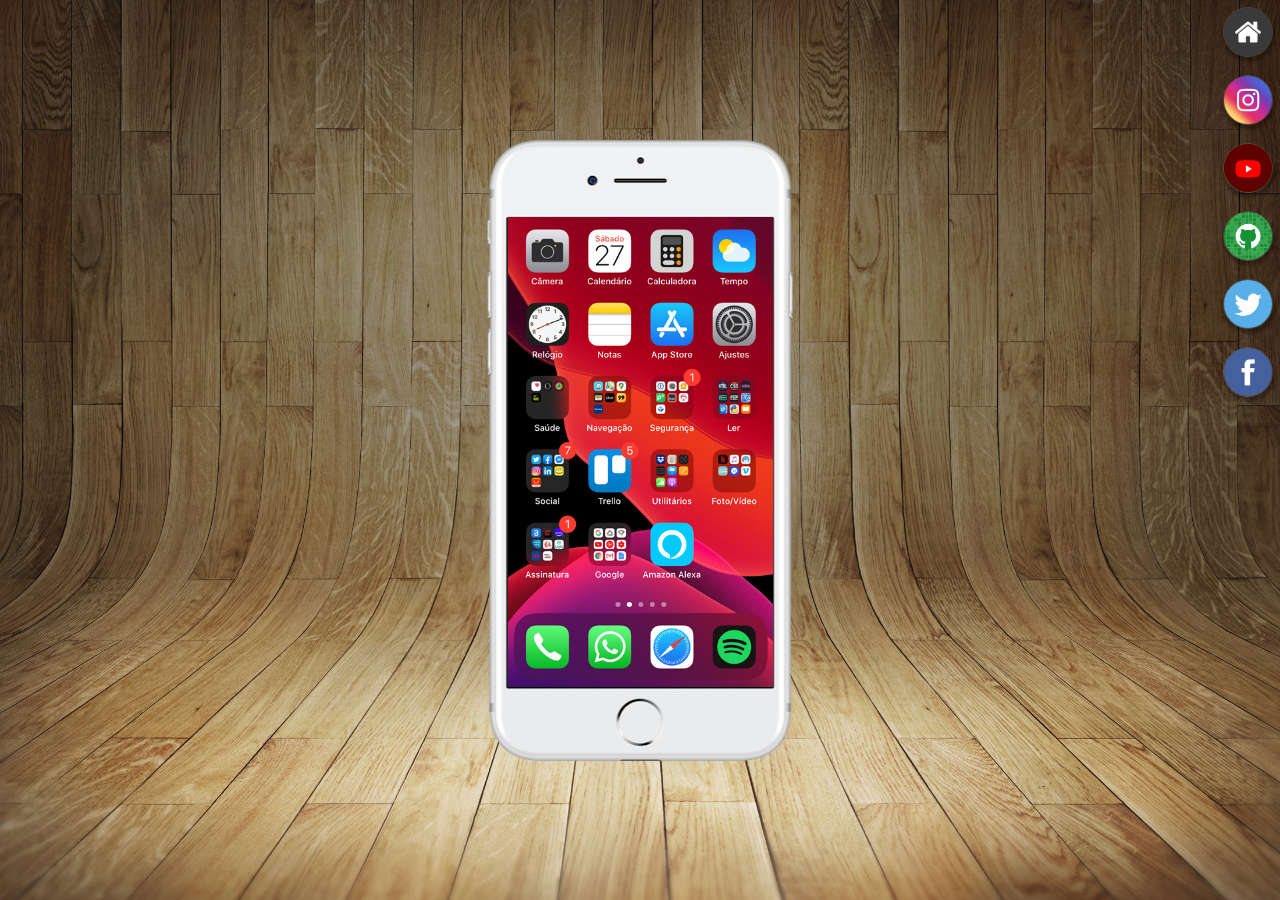
<file: index.html>
<!DOCTYPE html>
<html lang="pt-BR">
<head>
    <meta charset="UTF-8">
    <meta http-equiv="X-UA-Compatible" content="IE=edge">
    <meta name="viewport" content="width=device-width, initial-scale=1.0">
    <title>Redes Sociais</title>
    <link rel="shortcut icon" href="social-network.ico" type="image/x-icon">
    <link rel="stylesheet" href="estilo/style.css">
</head>
<body> 
    <main>
        <section id="celular">
            <iframe src="home.html" name="tela" id="tela" frameborder="0"></iframe>
        </section>

        <section id="lateral">
            <a href="home.html" target="tela"><img src="imagens/logo-home.jpg" alt="logo-home"></a><br>
            
            <a href="instagram.html" target="tela"><img src="imagens/logo-instagram.jpg" alt="logo-instagram"></a><br>
            
            <a href="youtube.html" target="tela"><img src="imagens/logo-youtube.jpg" alt="logo-youtube"></a><br>
            
            <a href="github.html" target="tela"><img src="imagens/logo-github.jpg" alt="logo-github"></a><br>
            
            <a href="#"><img src="imagens/logo-twitter.jpg" alt="logo-twitter"></a><br>

            <a href="#"><img src="imagens/logo-facebook.jpg" alt="logo-facebook"></a>
        </section>
    </main>
</body>
</html>
</file>
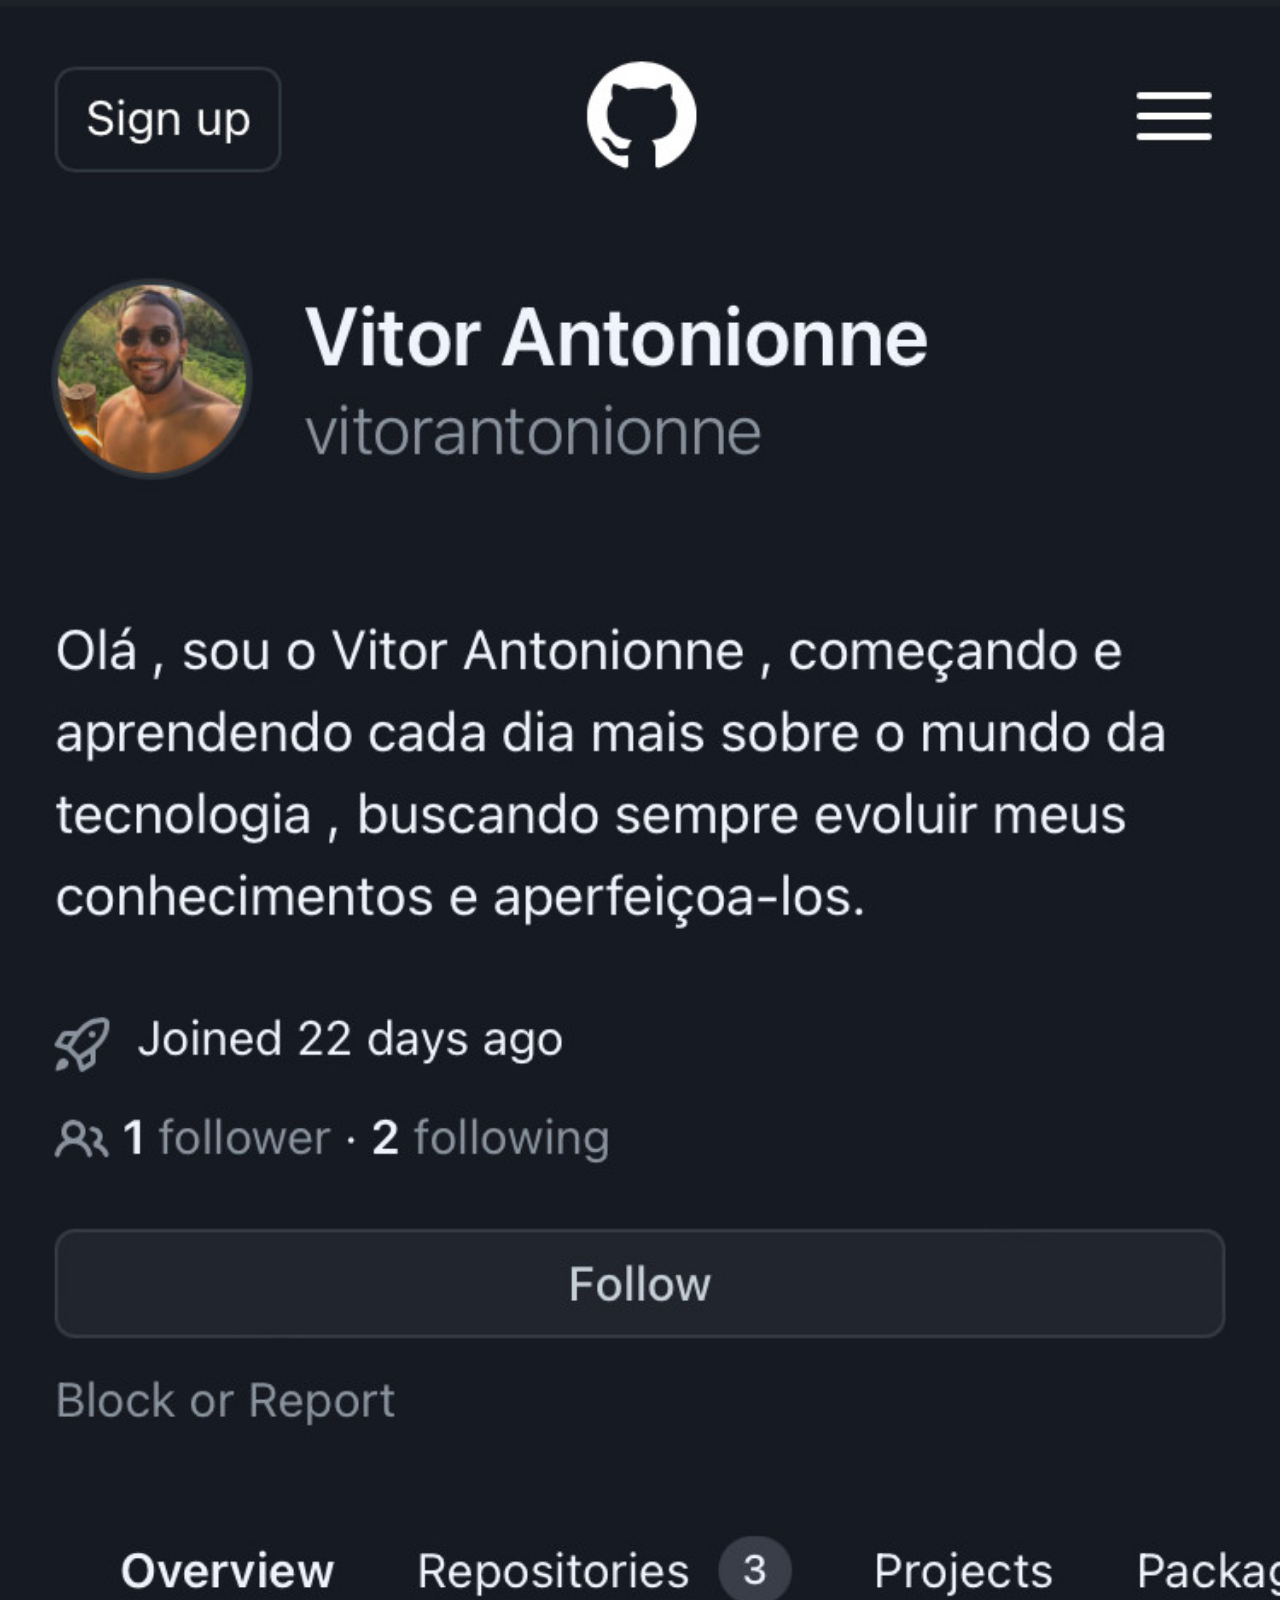
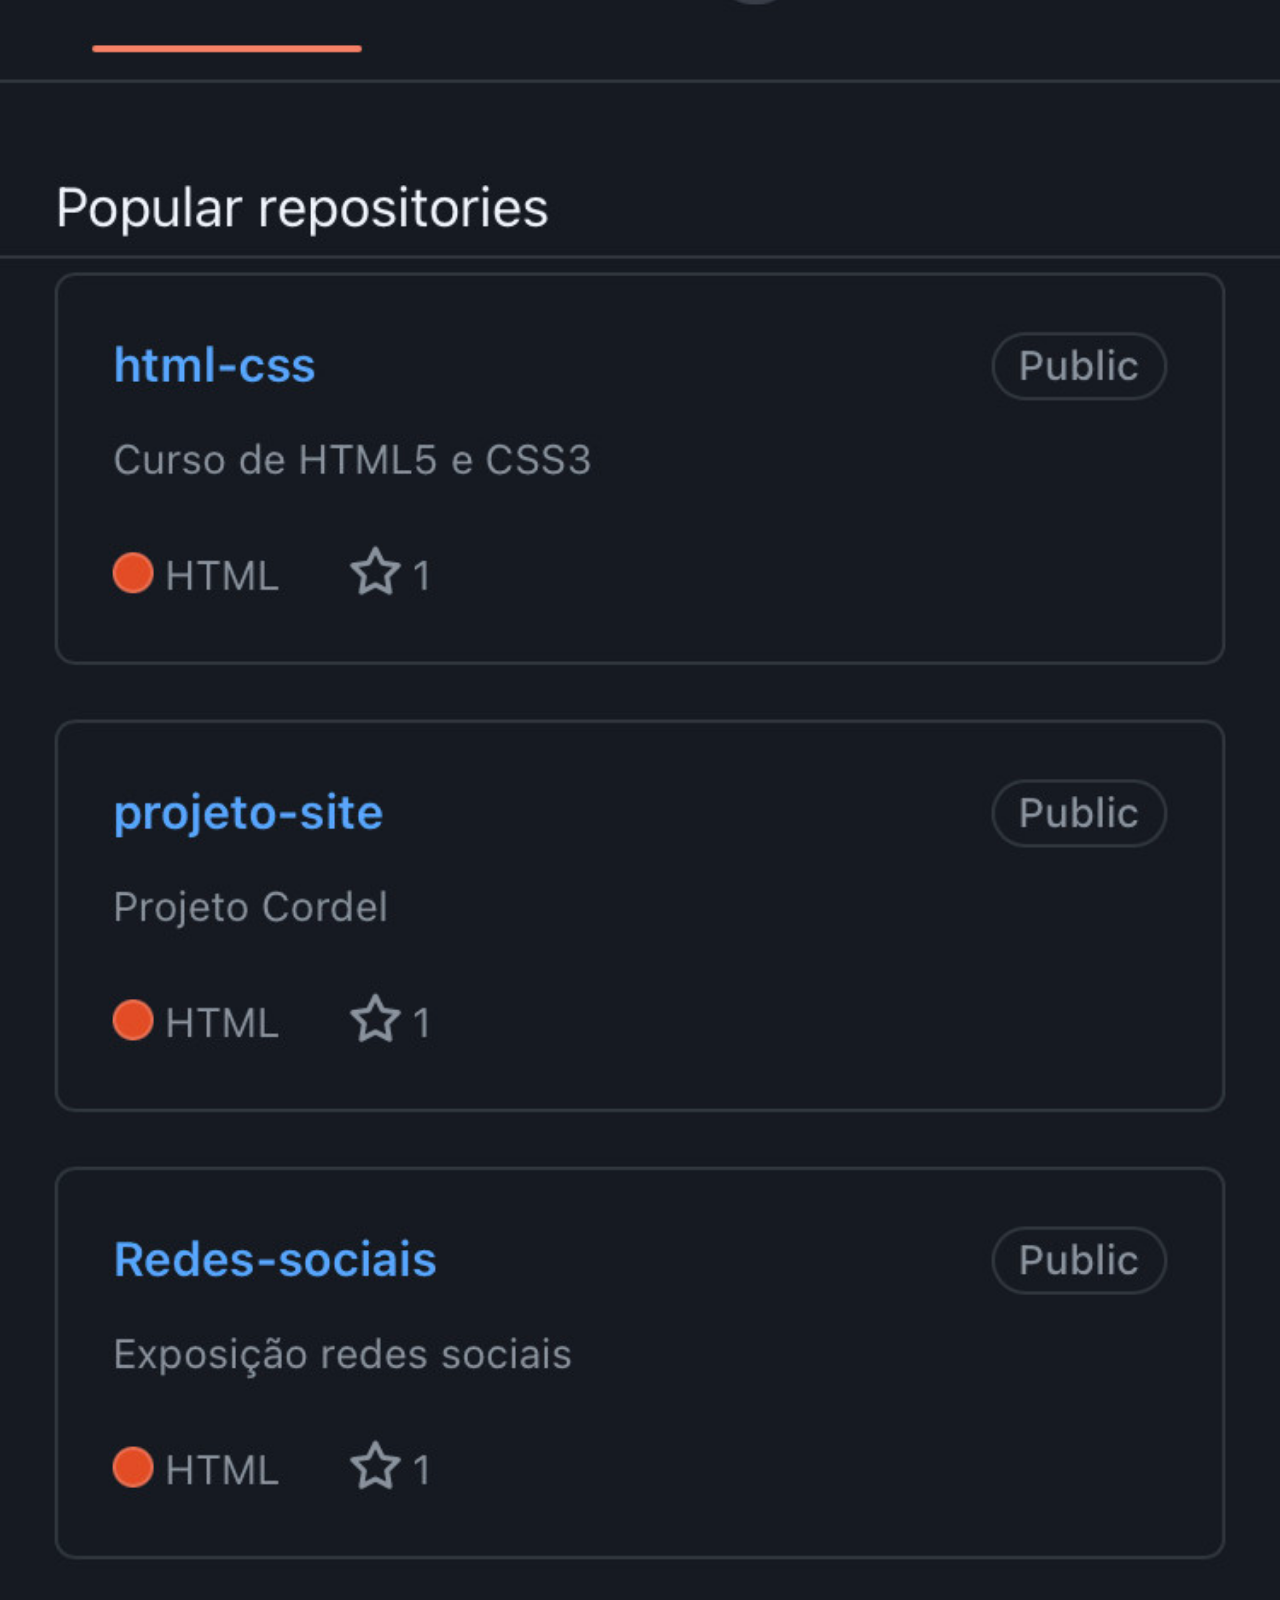
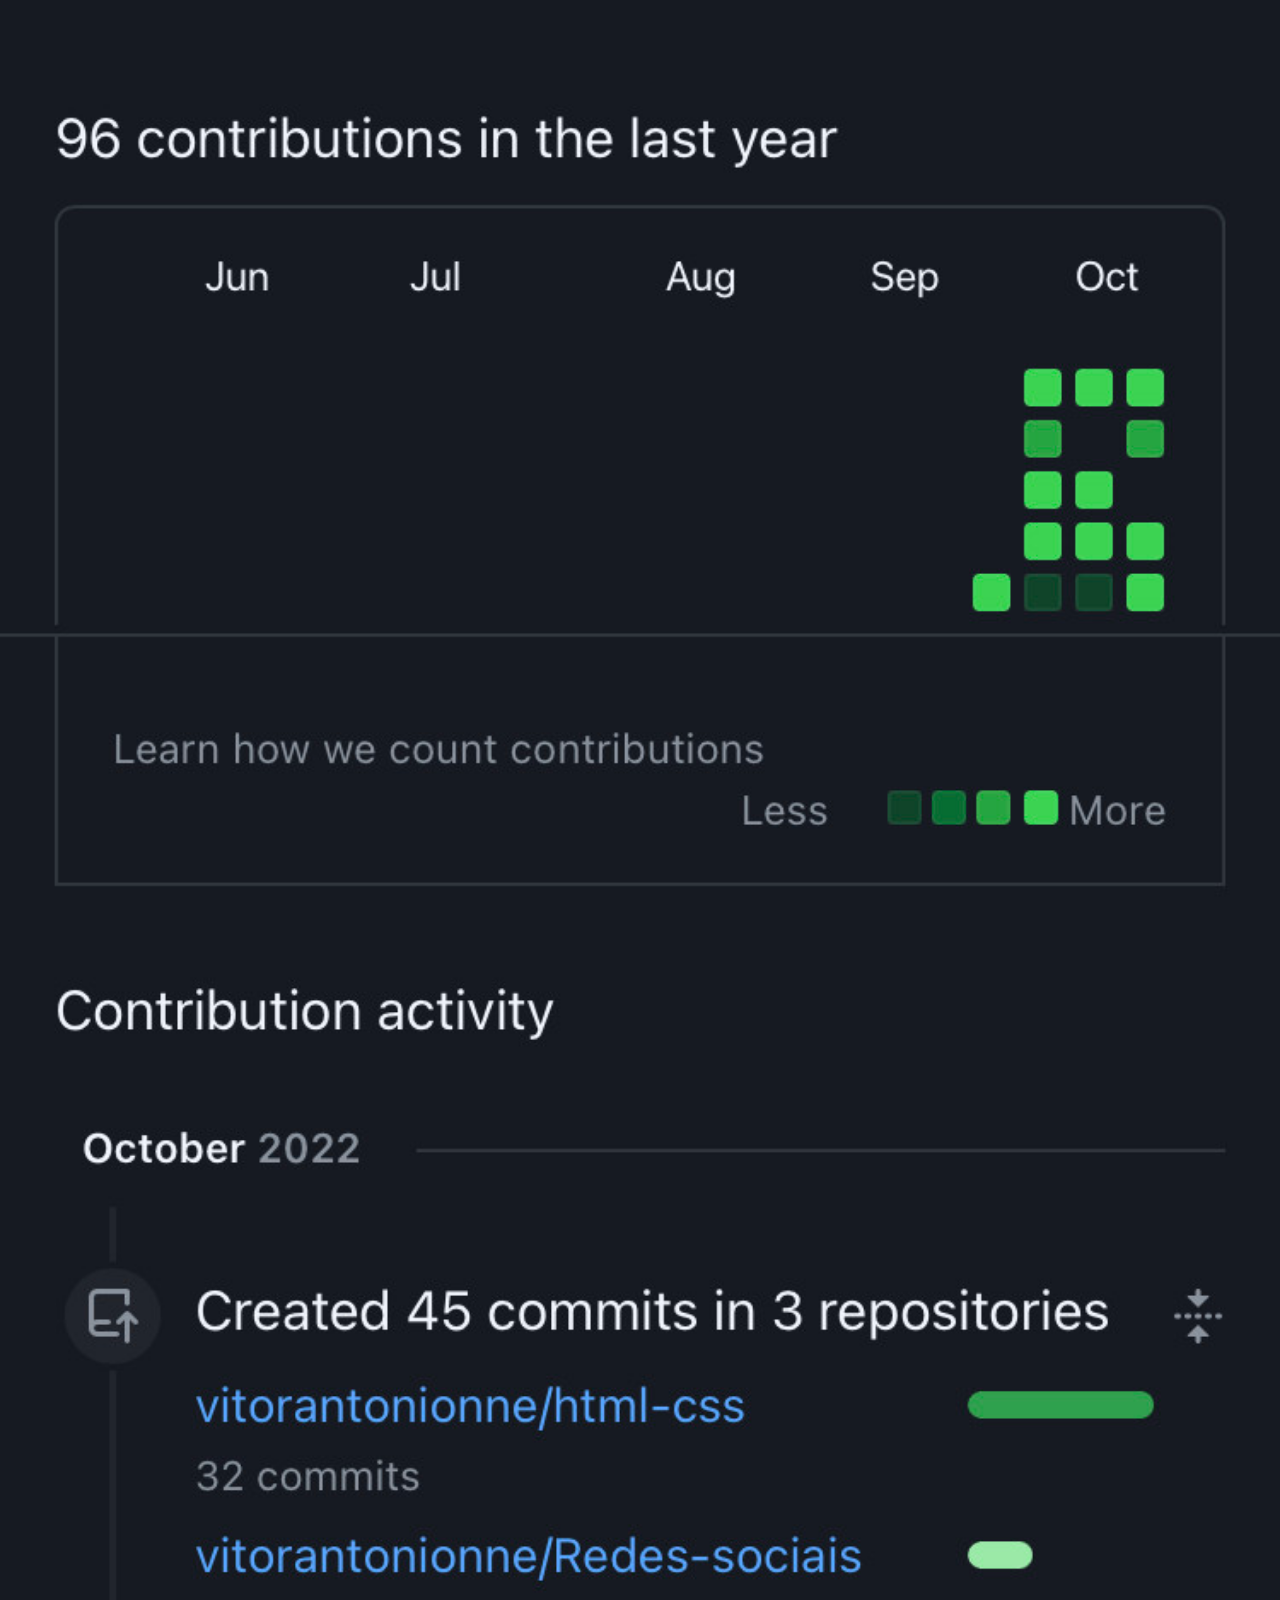
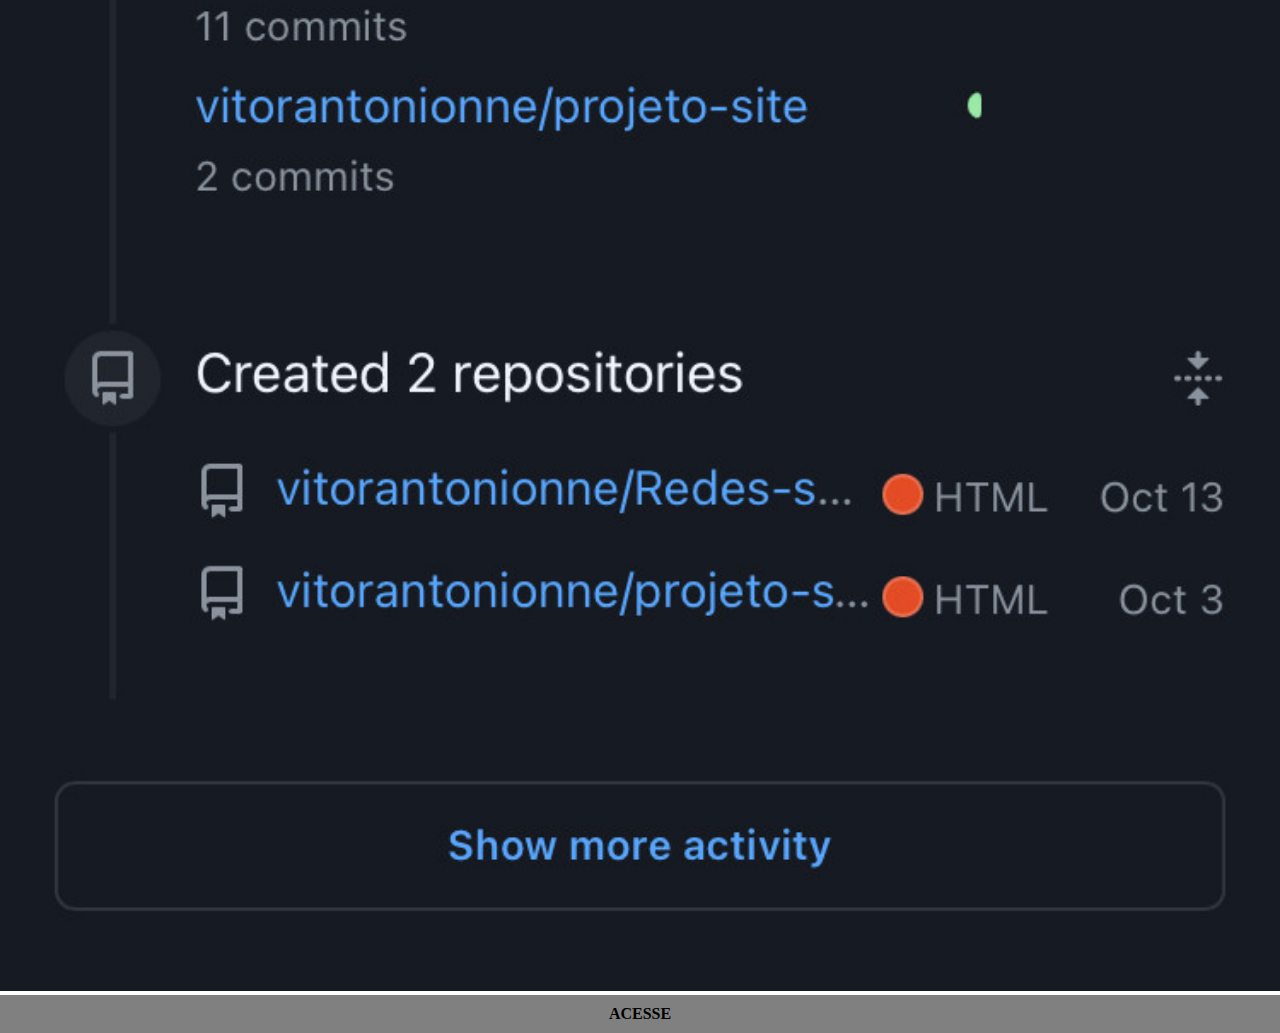
<file: github.html>
<!DOCTYPE html>
<html lang="pt-BR">
<head>
    <meta charset="UTF-8">
    <meta http-equiv="X-UA-Compatible" content="IE=edge">
    <meta name="viewport" content="width=device-width, initial-scale=1.0">
    <title>Github</title>
    <link rel="stylesheet" href="estilo/social.css">
</head>
<body>
    <img src="imagens/github.jpg" alt="tela-github">
    <a href="https://github.com/vitorantonionne" target="_blank">ACESSE</a>
</body>
</html>
</file>
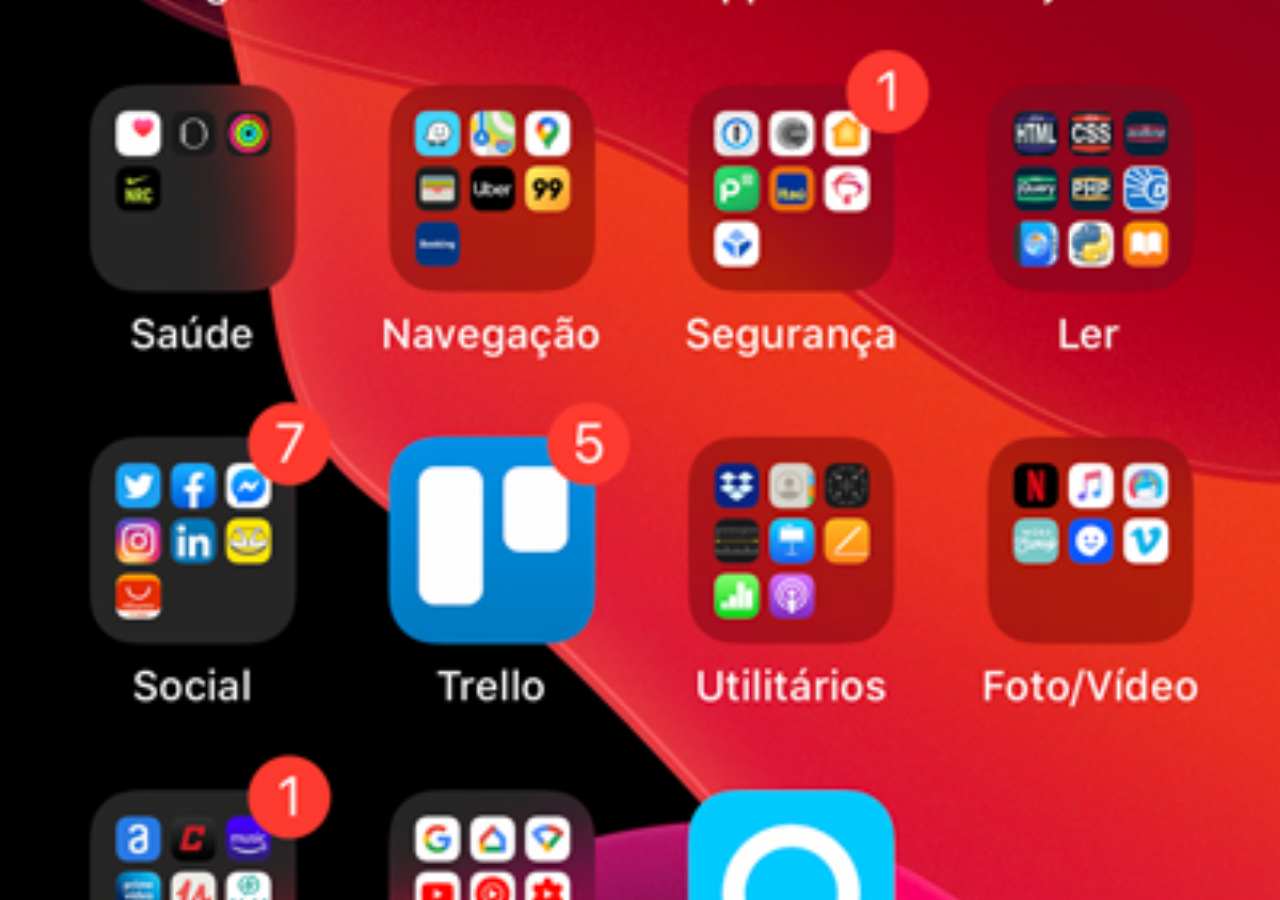
<file: home.html>
<!DOCTYPE html>
<html lang="pt-BR">
<head>
    <meta charset="UTF-8">
    <meta http-equiv="X-UA-Compatible" content="IE=edge">
    <meta name="viewport" content="width=device-width, initial-scale=1.0">
    <title>Home</title>
    <style>
        *{
            padding: 0px;
            margin: 0px;
        }
        body {
            width: 100vw;
            height: 100vh;
            background: url('imagens/tela-home.jpg') no-repeat center    center ;
            background-size: cover;
        }
    </style>
</head>
<body>
    
</body>
</html>
</file>
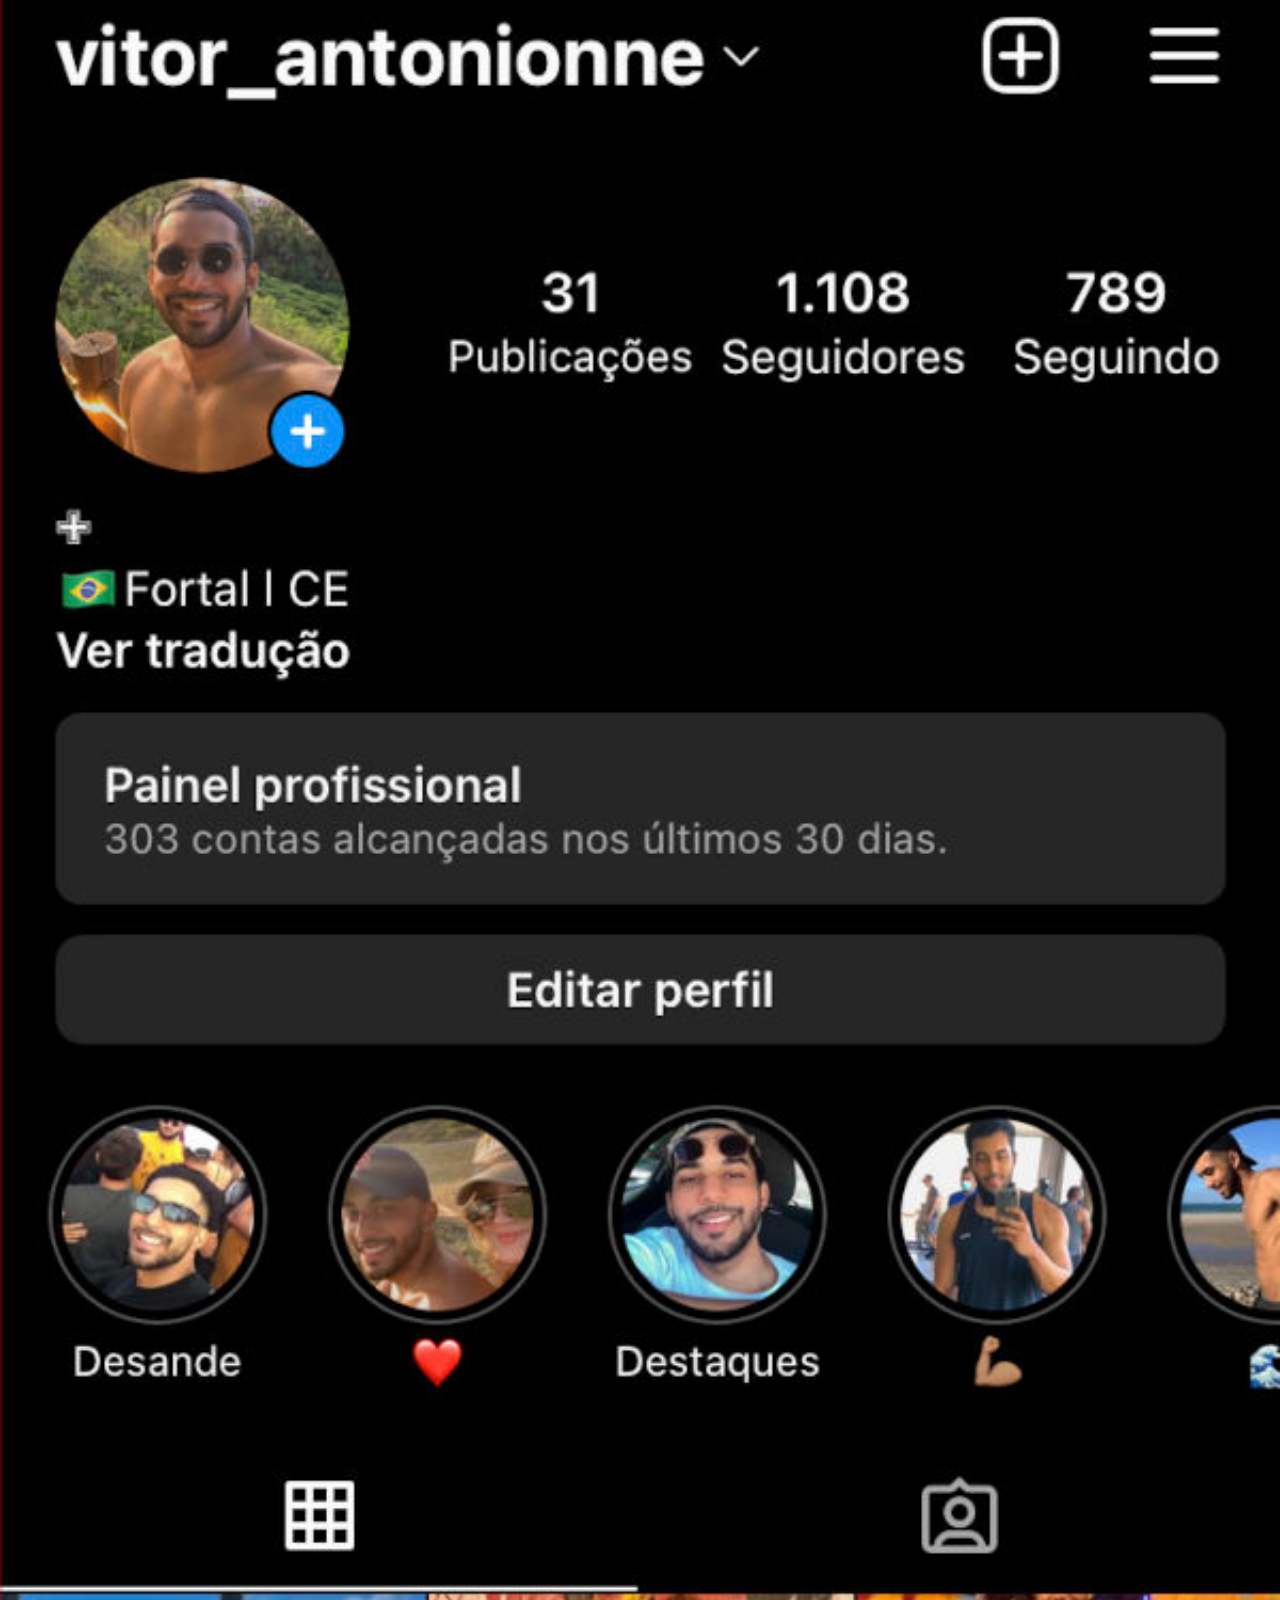
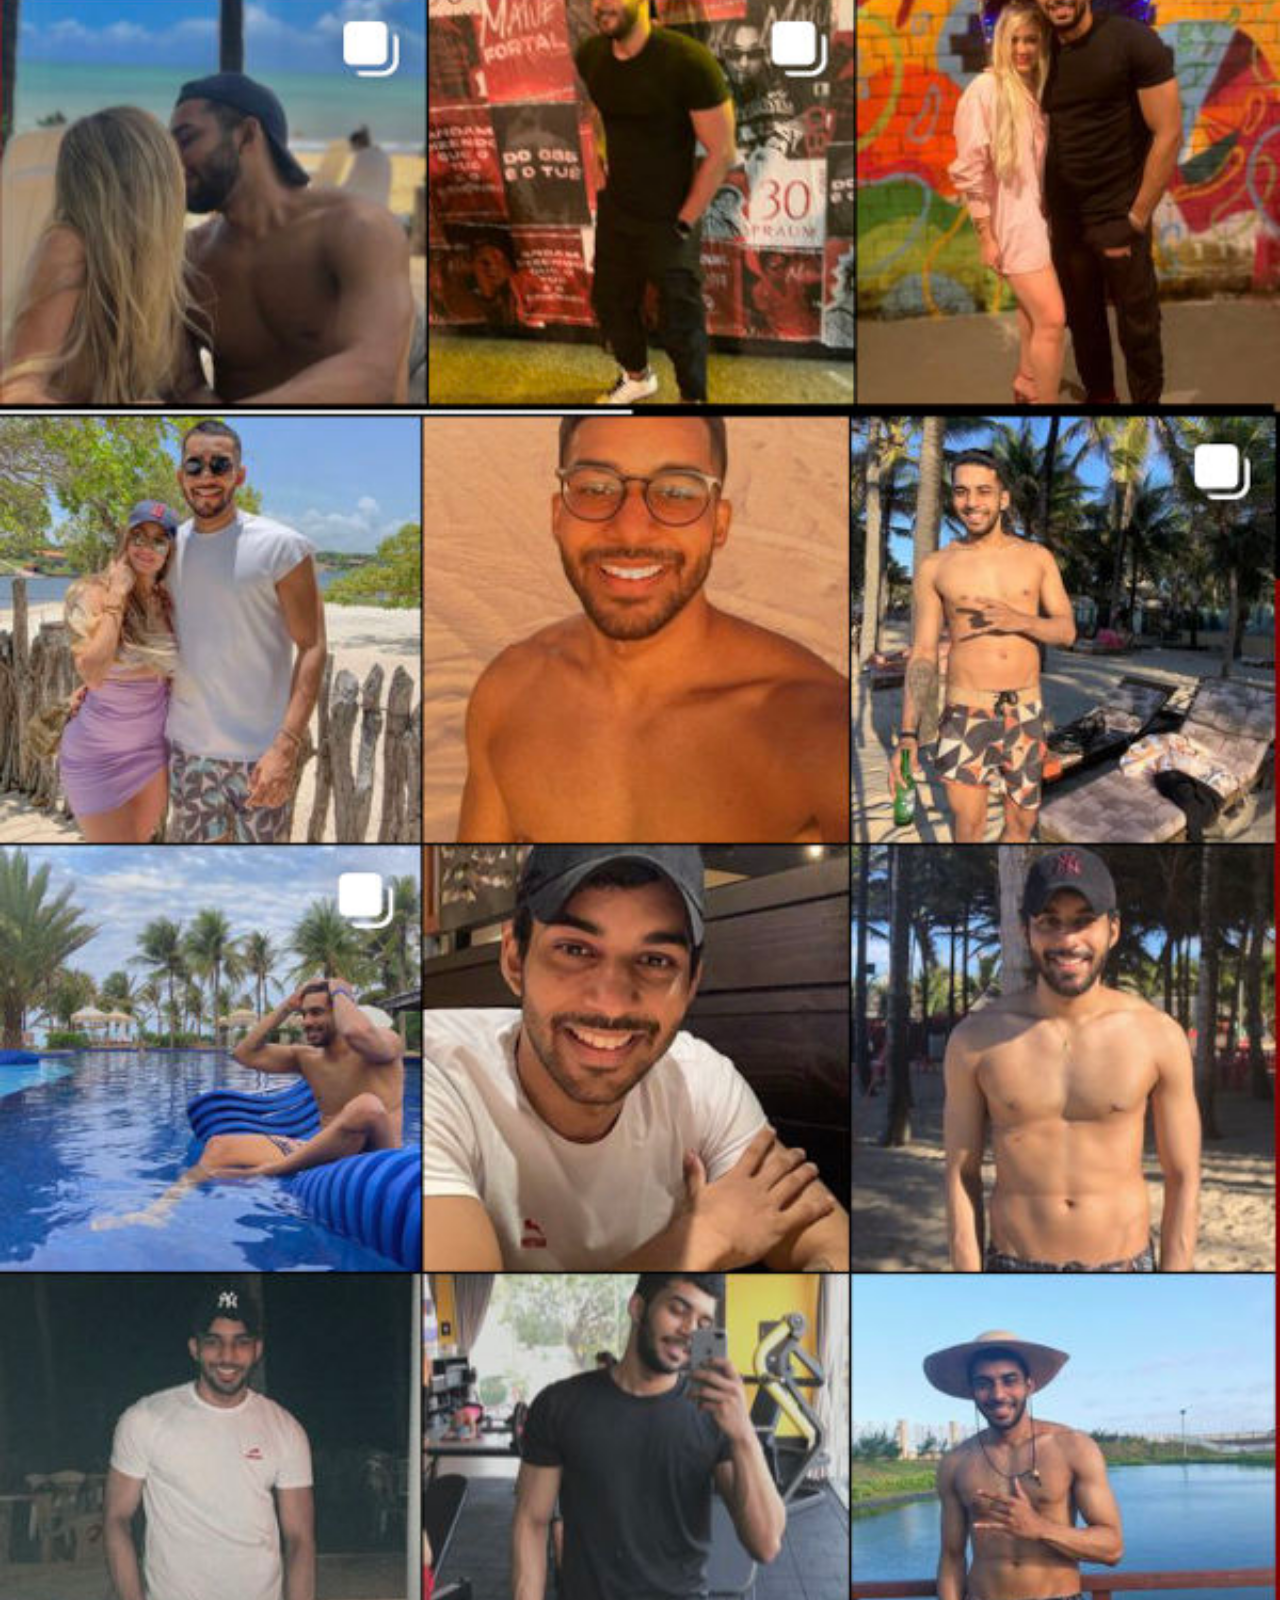
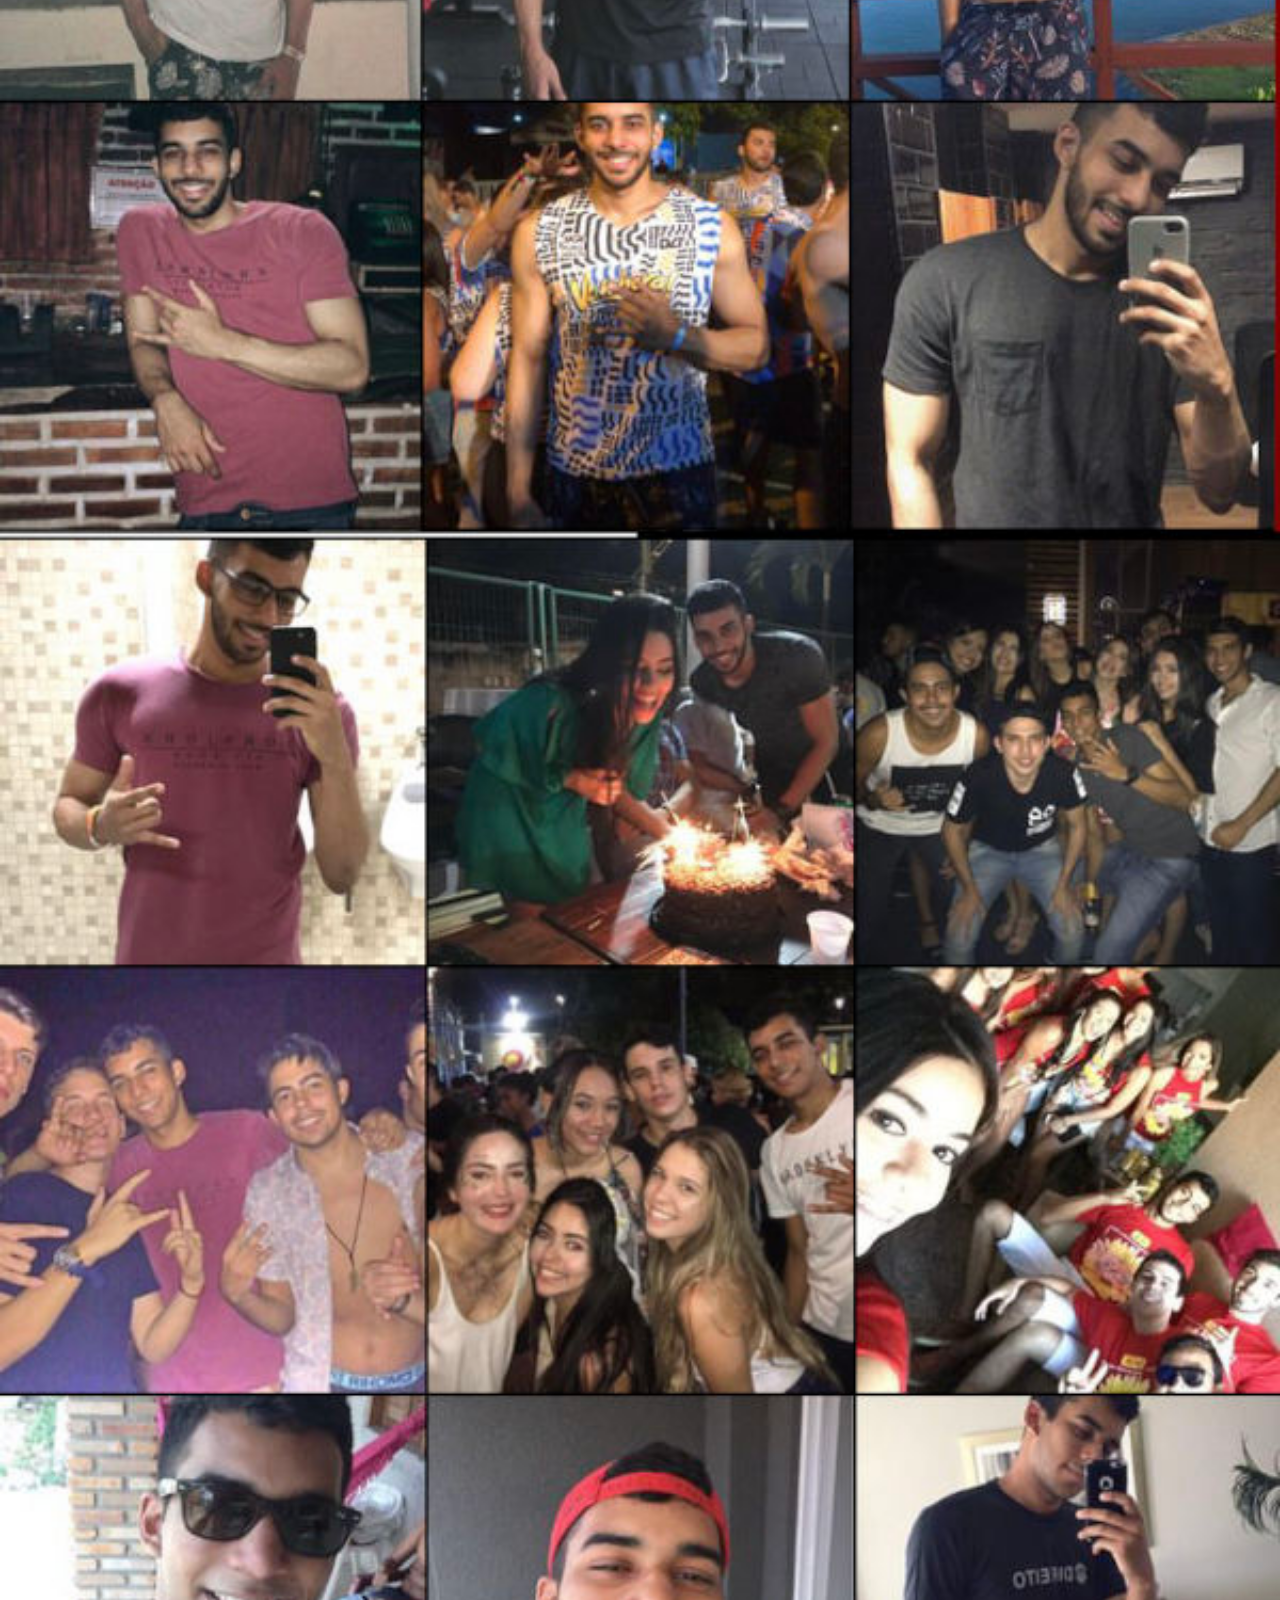
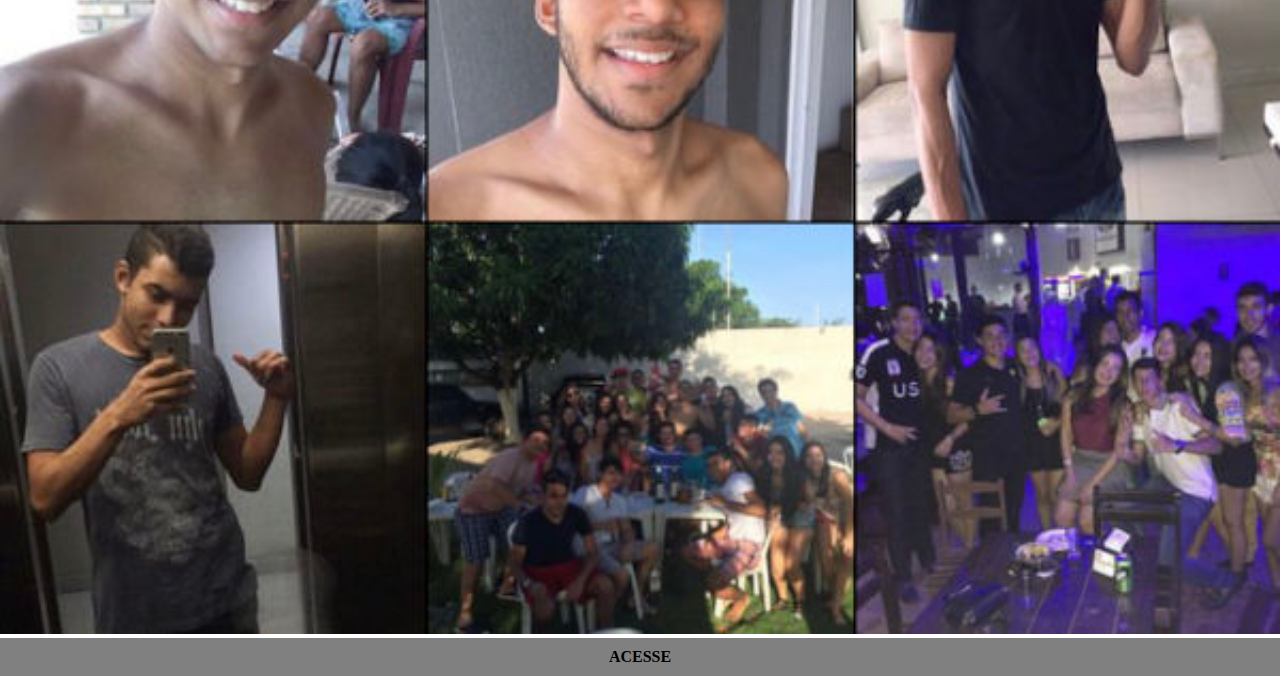
<file: instagram.html>
<!DOCTYPE html>
<html lang="pt-BR">
<head>
    <meta charset="UTF-8">
    <meta http-equiv="X-UA-Compatible" content="IE=edge">
    <meta name="viewport" content="width=device-width, initial-scale=1.0">
    <title>Instagram</title>
    <link rel="stylesheet" href="estilo/social.css">
</head>
<body>
    <img src="imagens/instagram.jpg" alt="tela-instagram">
    <a href="https://www.instagram.com/vitor_antonionne/" target="_blank">ACESSE</a>
</body>
</html>
</file>
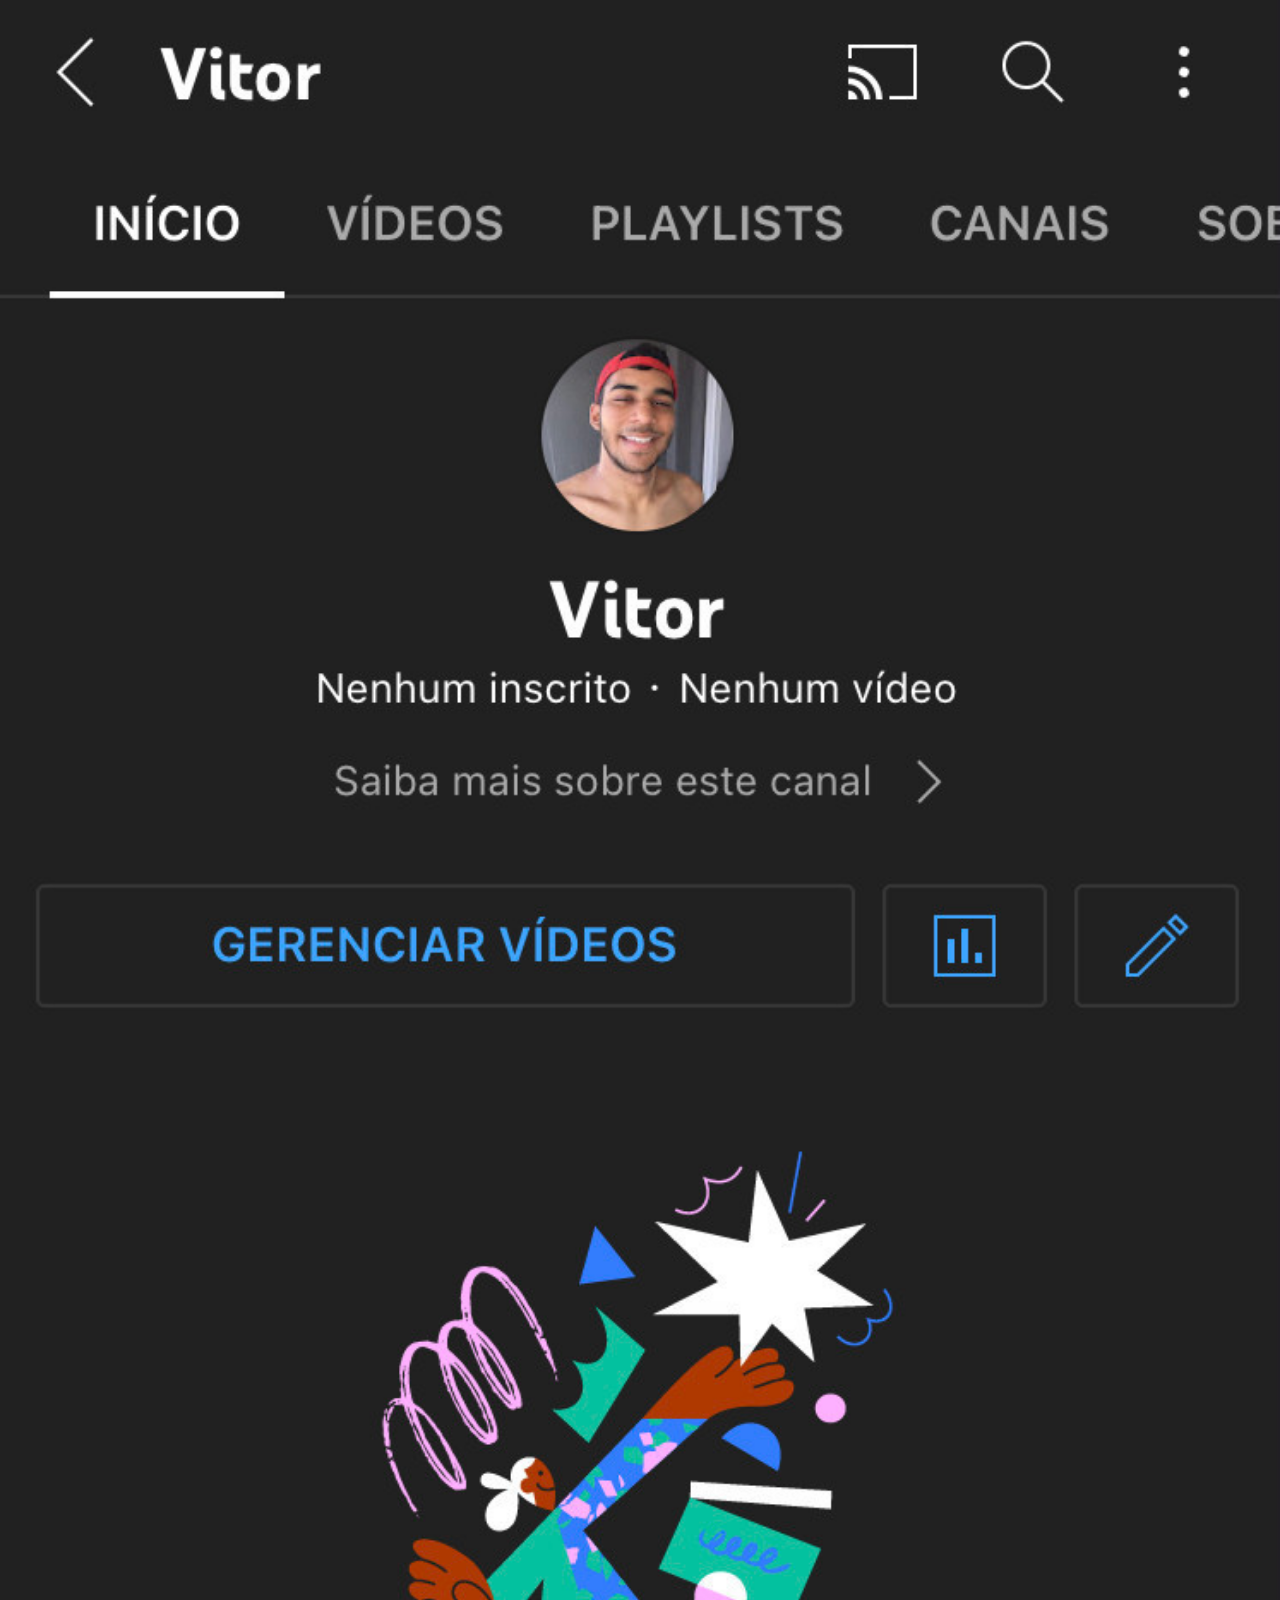
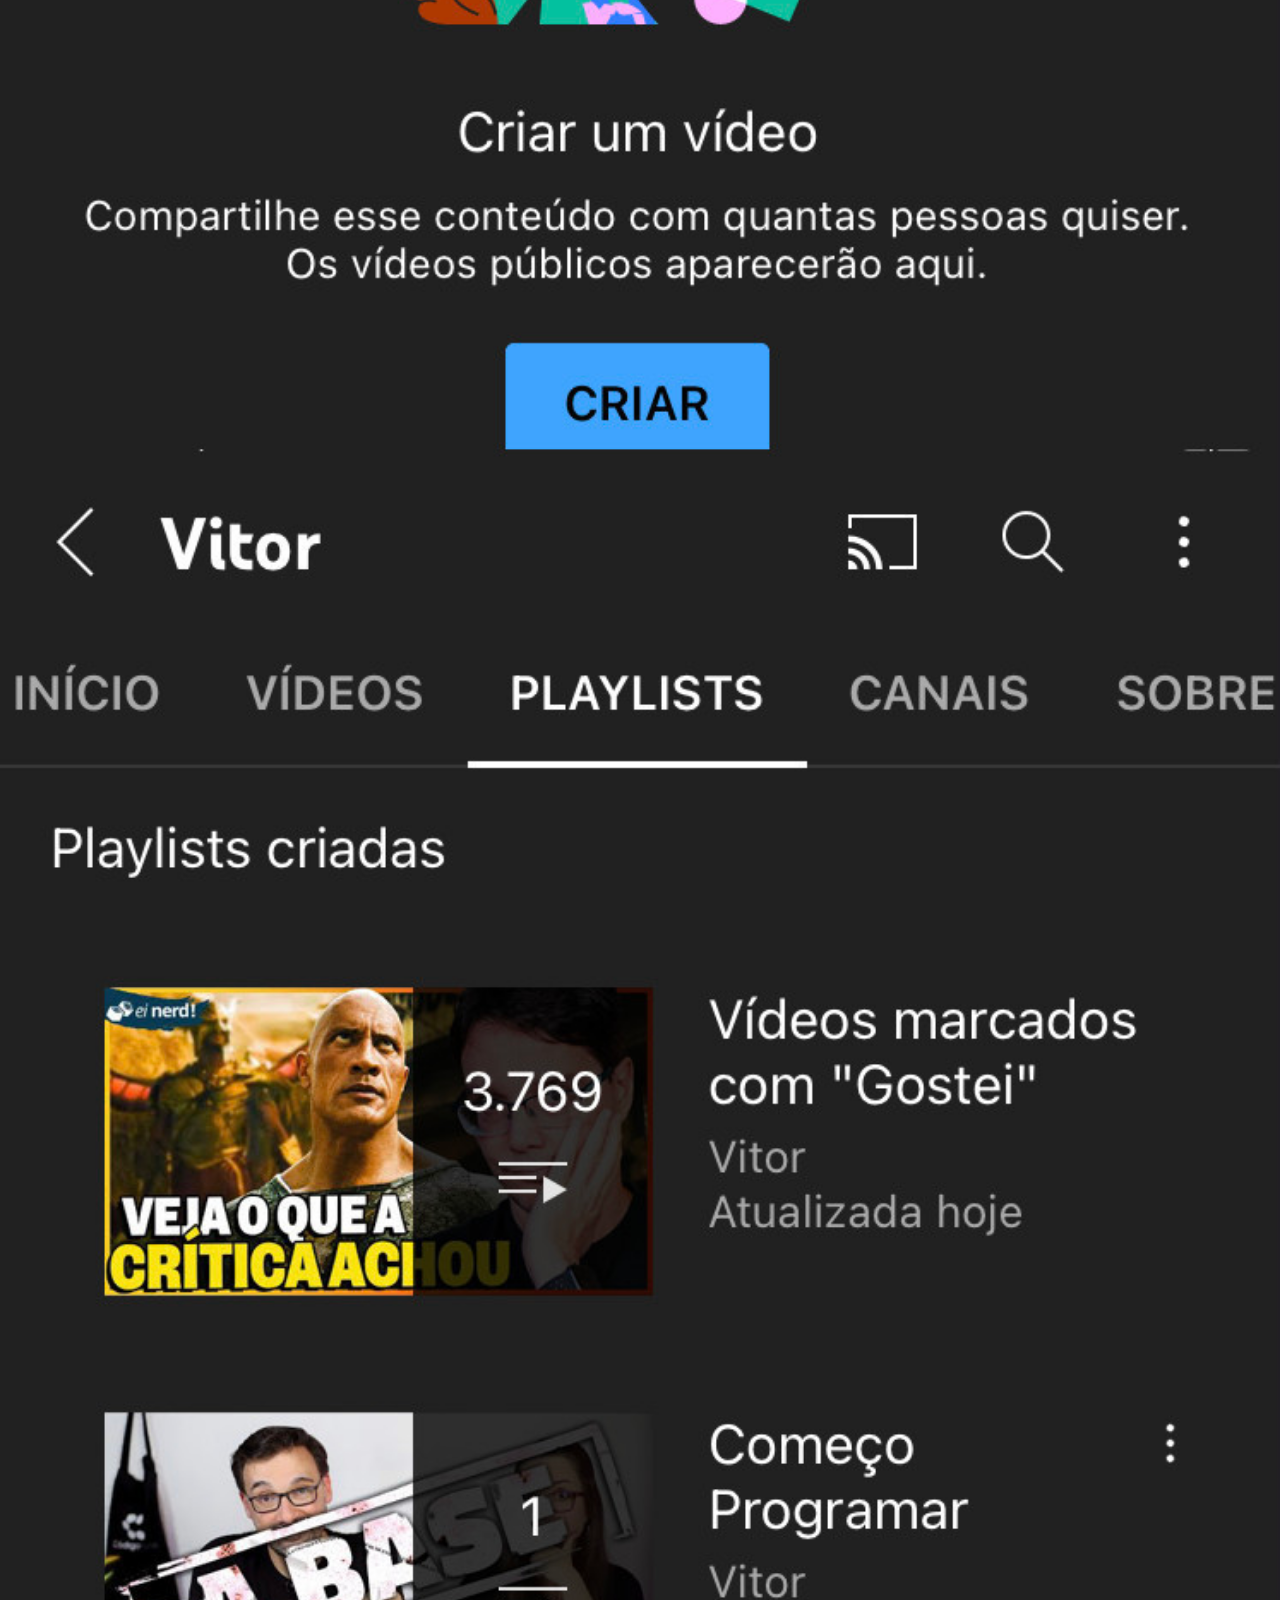
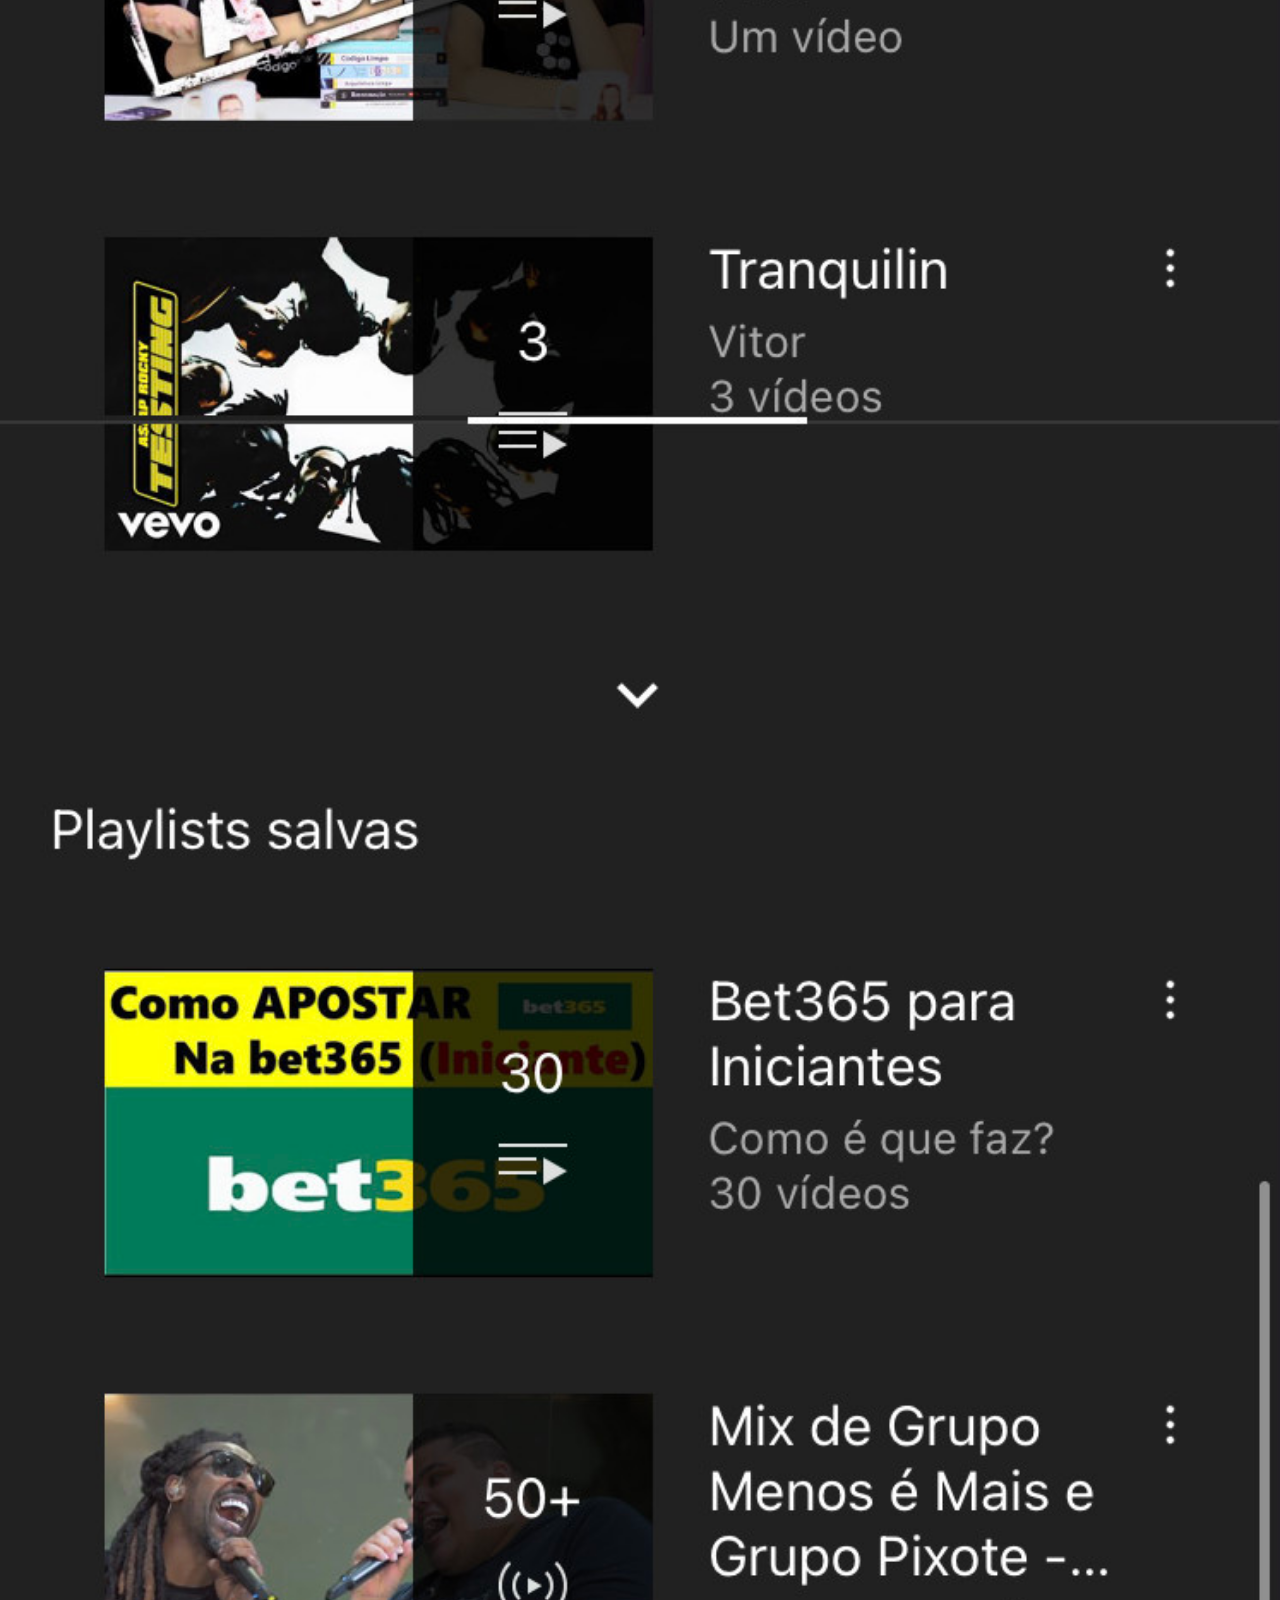
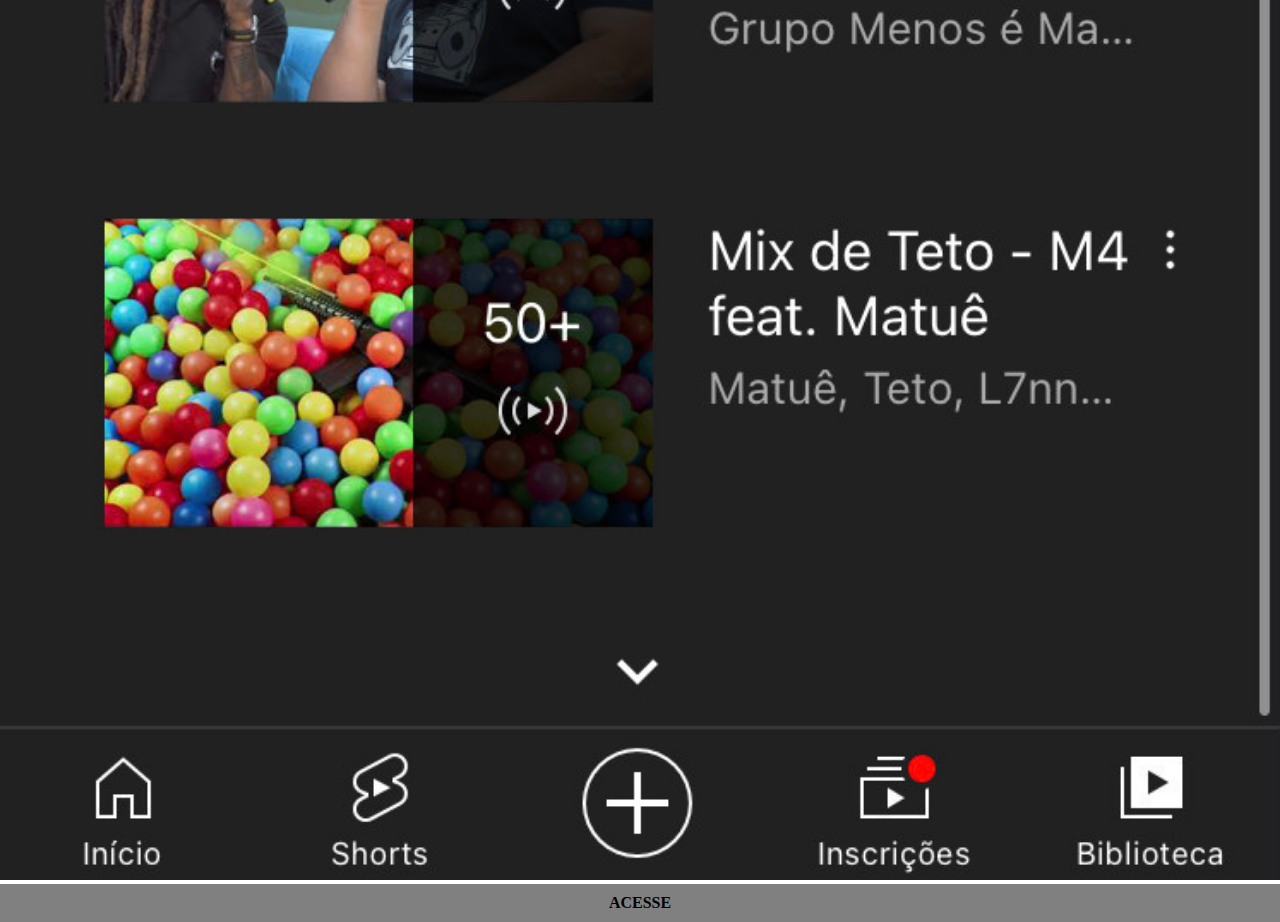
<file: youtube.html>
<!DOCTYPE html>
<html lang="pt-BR">
<head>
    <meta charset="UTF-8">
    <meta http-equiv="X-UA-Compatible" content="IE=edge">
    <meta name="viewport" content="width=device-width, initial-scale=1.0">
    <title>Youtube</title>
    <link rel="stylesheet" href="estilo/social.css">
</head>
<body>
    <img src="imagens/youtube.jpg" alt="tela-youtube">
    <a href="https://www.youtube.com/channel/UCPkagBkHNNYd1LpOZYFXqYA" target="_blank">ACESSE</a>
</body>
</html>
</file>
<file: estilo/style.css>
@charset "UTF-08";

*{
    margin: 0px;
    padding: 0px;
}

:root {
    --fontpadrao: Arial, Helvetica, sans-serif;
   
}

html , body {
    width: 100vw;
    height: 100vh;
}

body {
    font-family: var(--fontpadrao);
    background: url('../imagens/fundo-madeira.jpg') no-repeat center center fixed;
    background-size: cover;
}

main {
    position: relative;
    height: 100vh;
}

section#celular {
    position: absolute;
    width: 310px;
    height: 630px;
    background-color: blue;

    top: 50%;
    left: 50%;

    transform: translate(-50%,-50%);
    background:  url('../imagens/frame-iphone.png') no-repeat center center fixed;
}

iframe#tela {
    position: relative;
    top: 82px;
    left: 23px;

    height: 470px;
    width: 265px;
}

section#lateral {
    text-align: right;
}

section#lateral > a > img {
    width: 50px;
    margin: 7px;
    border-radius: 50%;
    box-shadow: 1px 4px 3px 1px rgba(0, 0, 0, 0.295);
    box-sizing: border-box;
    border: 1px solid rgba(128, 128, 128, 0.322);
}

section#lateral >a >img:hover {
    border: 1px solid white;
    transform: translate(-2px,-2px);
    transition: transform 0.6s, border 1s;
    box-shadow: 2px 8px 6px 2px rgba(0, 0, 0, 0.493); 
}
</file>
<file: estilo/social.css>
@charset "UTF-08";

        *{
            padding: 0px;
            margin: 0px;
        }
        
        ::-webkit-scrollbar {
            width: 0px;
            height: 0px;
        }
        
        img {
            width: 100vw;
        }

        a {
            display: block;
            color: black;
            background-color: gray;
            font-weight: bold;
            text-decoration: none;
            text-align: center;
            padding: 10px;
        }

        a:hover {
            background-color: white;
        }
</file>
